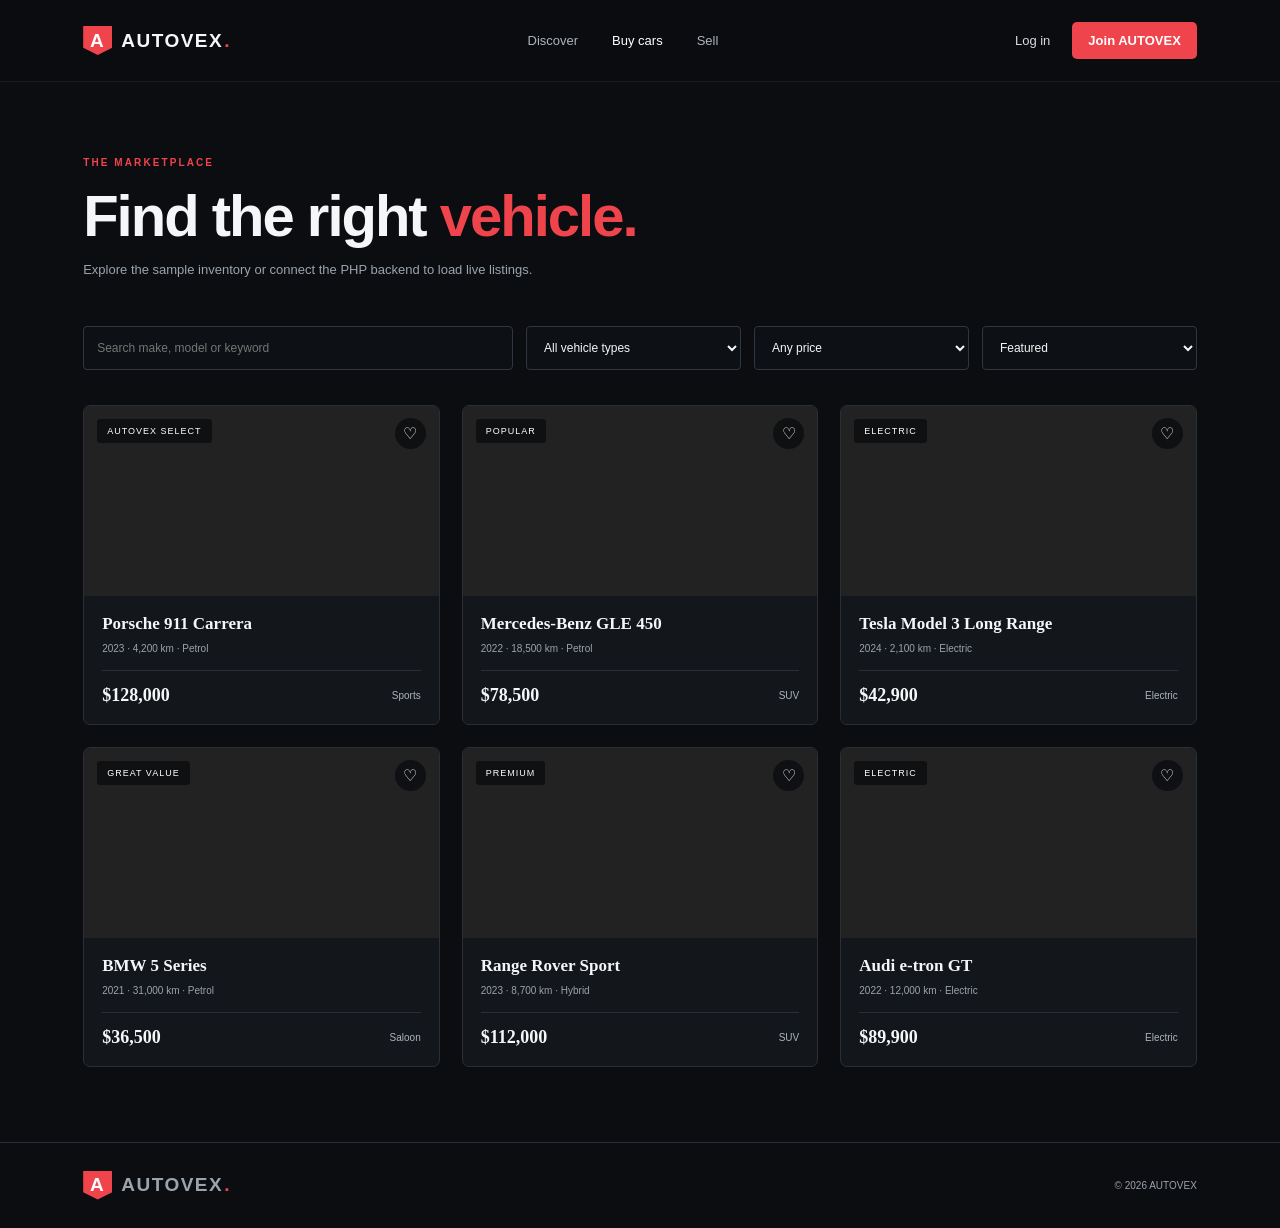
<file: buy.html>
<!DOCTYPE html><html lang="en"><head><meta charset="UTF-8"><meta name="viewport" content="width=device-width, initial-scale=1"><title>Browse vehicles | AUTOVEX</title><link rel="stylesheet" href="css/style.css"></head><body>
<header class="topbar"><a class="brand" href="index.html"><span class="brand-mark">A</span>AUTOVEX<span class="brand-dot">.</span></a><nav><a href="index.html">Discover</a><a class="active" href="buy.html">Buy cars</a><a href="sell.html">Sell</a></nav><div class="top-actions"><a class="text-link" href="login.html">Log in</a><a class="btn btn-small" href="register.html">Join AUTOVEX</a></div></header>
<main class="page-wrap"><div class="eyebrow">THE MARKETPLACE</div><h1 class="page-title">Find the right <em>vehicle.</em></h1><p class="muted">Explore the sample inventory or connect the PHP backend to load live listings.</p>
<div class="toolbar"><input id="searchInput" placeholder="Search make, model or keyword"><select id="typeFilter"><option value="">All vehicle types</option><option>SUV</option><option>Saloon</option><option>Sports</option><option>Electric</option></select><select id="priceFilter"><option value="">Any price</option><option value="30000">Under $30,000</option><option value="60000">Under $60,000</option><option value="100000">Under $100,000</option></select><select id="sortFilter"><option value="featured">Featured</option><option value="low">Price: low to high</option><option value="high">Price: high to low</option></select></div>
<div class="vehicle-grid" id="vehicleGrid"></div></main><footer><a class="brand" href="index.html"><span class="brand-mark">A</span>AUTOVEX<span class="brand-dot">.</span></a><span>© 2026 AUTOVEX</span></footer><script src="js/app.js"></script></body></html>
</file>
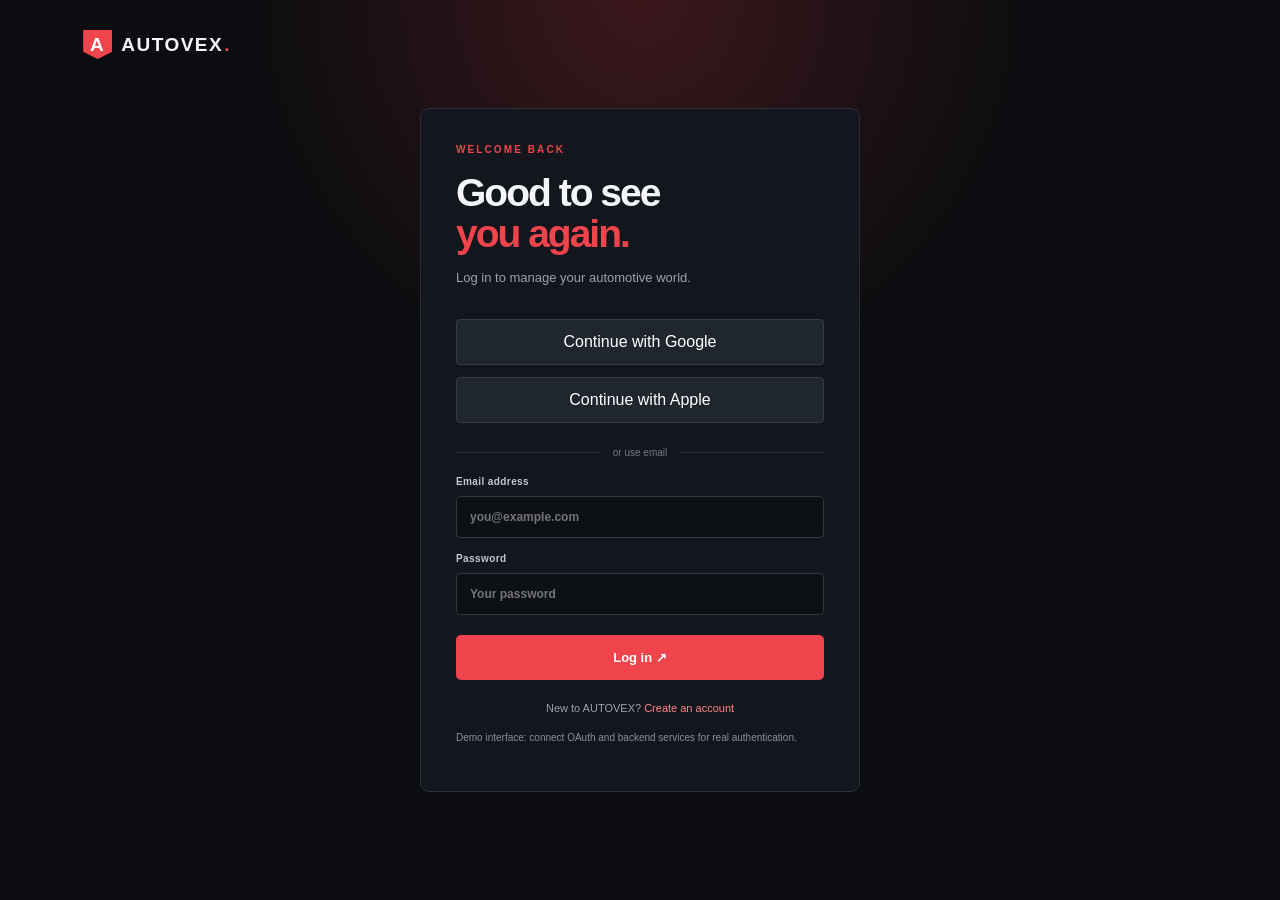
<file: login.html>
<!DOCTYPE html><html lang="en"><head><meta charset="UTF-8"><meta name="viewport" content="width=device-width, initial-scale=1"><title>Log in | AUTOVEX</title><link rel="stylesheet" href="css/style.css"></head><body class="auth-body"><a class="brand auth-brand" href="index.html"><span class="brand-mark">A</span>AUTOVEX<span class="brand-dot">.</span></a><main class="auth-card"><div class="eyebrow">WELCOME BACK</div><h1>Good to see<br><em>you again.</em></h1><p class="muted">Log in to manage your automotive world.</p><button class="social-btn" data-provider="Google">Continue with Google</button><button class="social-btn" data-provider="Apple">Continue with Apple</button><div class="divider"><span>or use email</span></div><form id="loginForm"><label>Email address<input type="email" required placeholder="you@example.com"></label><label>Password<input type="password" required minlength="8" placeholder="Your password"></label><button class="btn full" type="submit">Log in ↗</button></form><p class="auth-switch">New to AUTOVEX? <a href="register.html">Create an account</a></p><p class="demo-note" id="authMessage">Demo interface: connect OAuth and backend services for real authentication.</p></main><script src="js/app.js"></script></body></html>
</file>
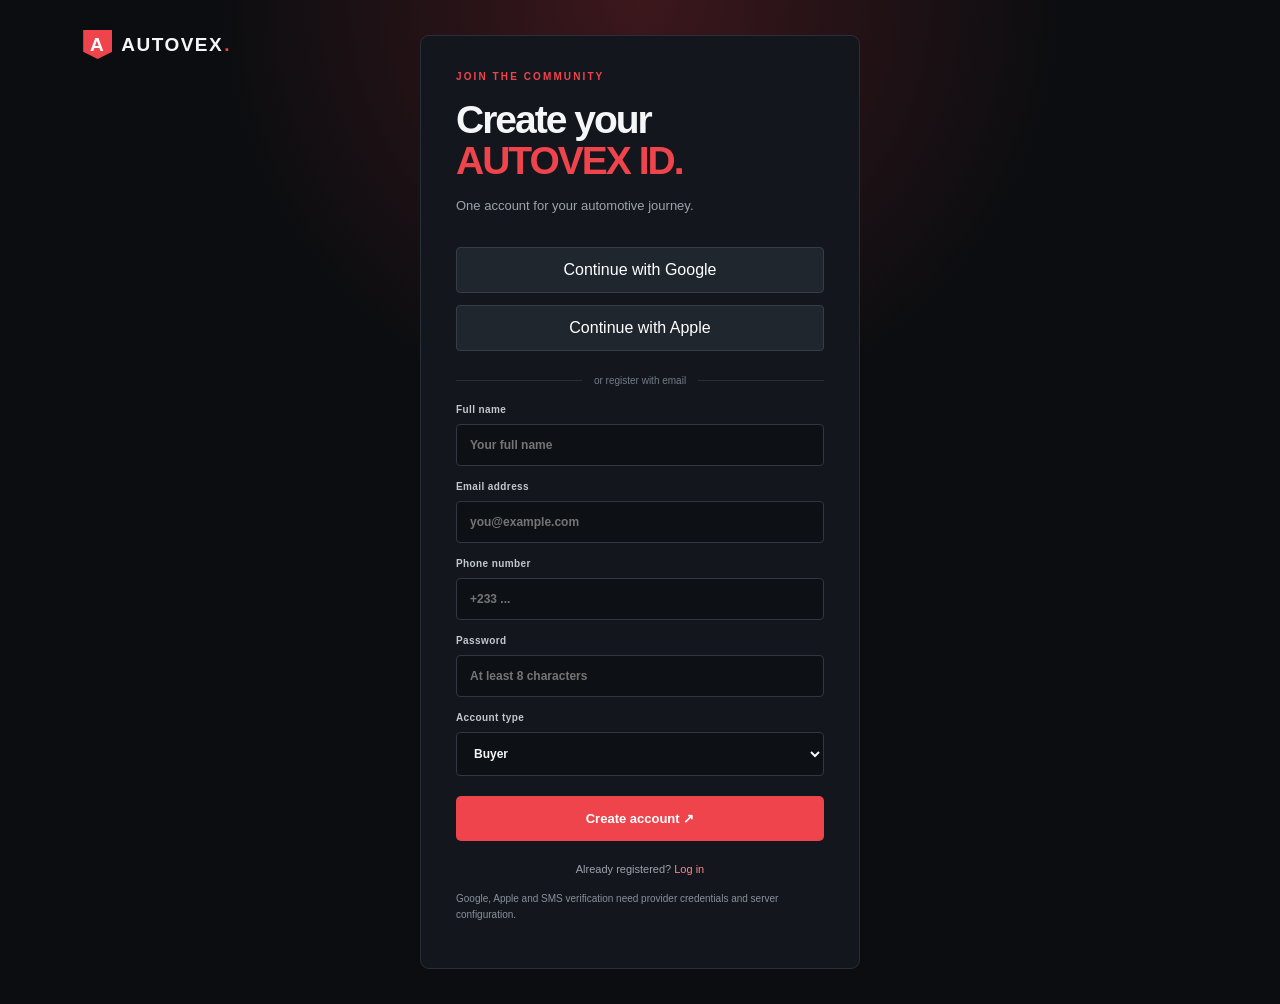
<file: register.html>
<!DOCTYPE html><html lang="en"><head><meta charset="UTF-8"><meta name="viewport" content="width=device-width, initial-scale=1"><title>Create account | AUTOVEX</title><link rel="stylesheet" href="css/style.css"></head><body class="auth-body"><a class="brand auth-brand" href="index.html"><span class="brand-mark">A</span>AUTOVEX<span class="brand-dot">.</span></a><main class="auth-card"><div class="eyebrow">JOIN THE COMMUNITY</div><h1>Create your<br><em>AUTOVEX ID.</em></h1><p class="muted">One account for your automotive journey.</p><button class="social-btn" data-provider="Google">Continue with Google</button><button class="social-btn" data-provider="Apple">Continue with Apple</button><div class="divider"><span>or register with email</span></div><form id="registerForm"><label>Full name<input required placeholder="Your full name"></label><label>Email address<input type="email" required placeholder="you@example.com"></label><label>Phone number<input type="tel" placeholder="+233 ..."></label><label>Password<input type="password" required minlength="8" placeholder="At least 8 characters"></label><label>Account type<select><option>Buyer</option><option>Seller</option><option>Dealer</option><option>Service provider</option></select></label><button class="btn full" type="submit">Create account ↗</button></form><p class="auth-switch">Already registered? <a href="login.html">Log in</a></p><p class="demo-note" id="authMessage">Google, Apple and SMS verification need provider credentials and server configuration.</p></main><script src="js/app.js"></script></body></html>
</file>
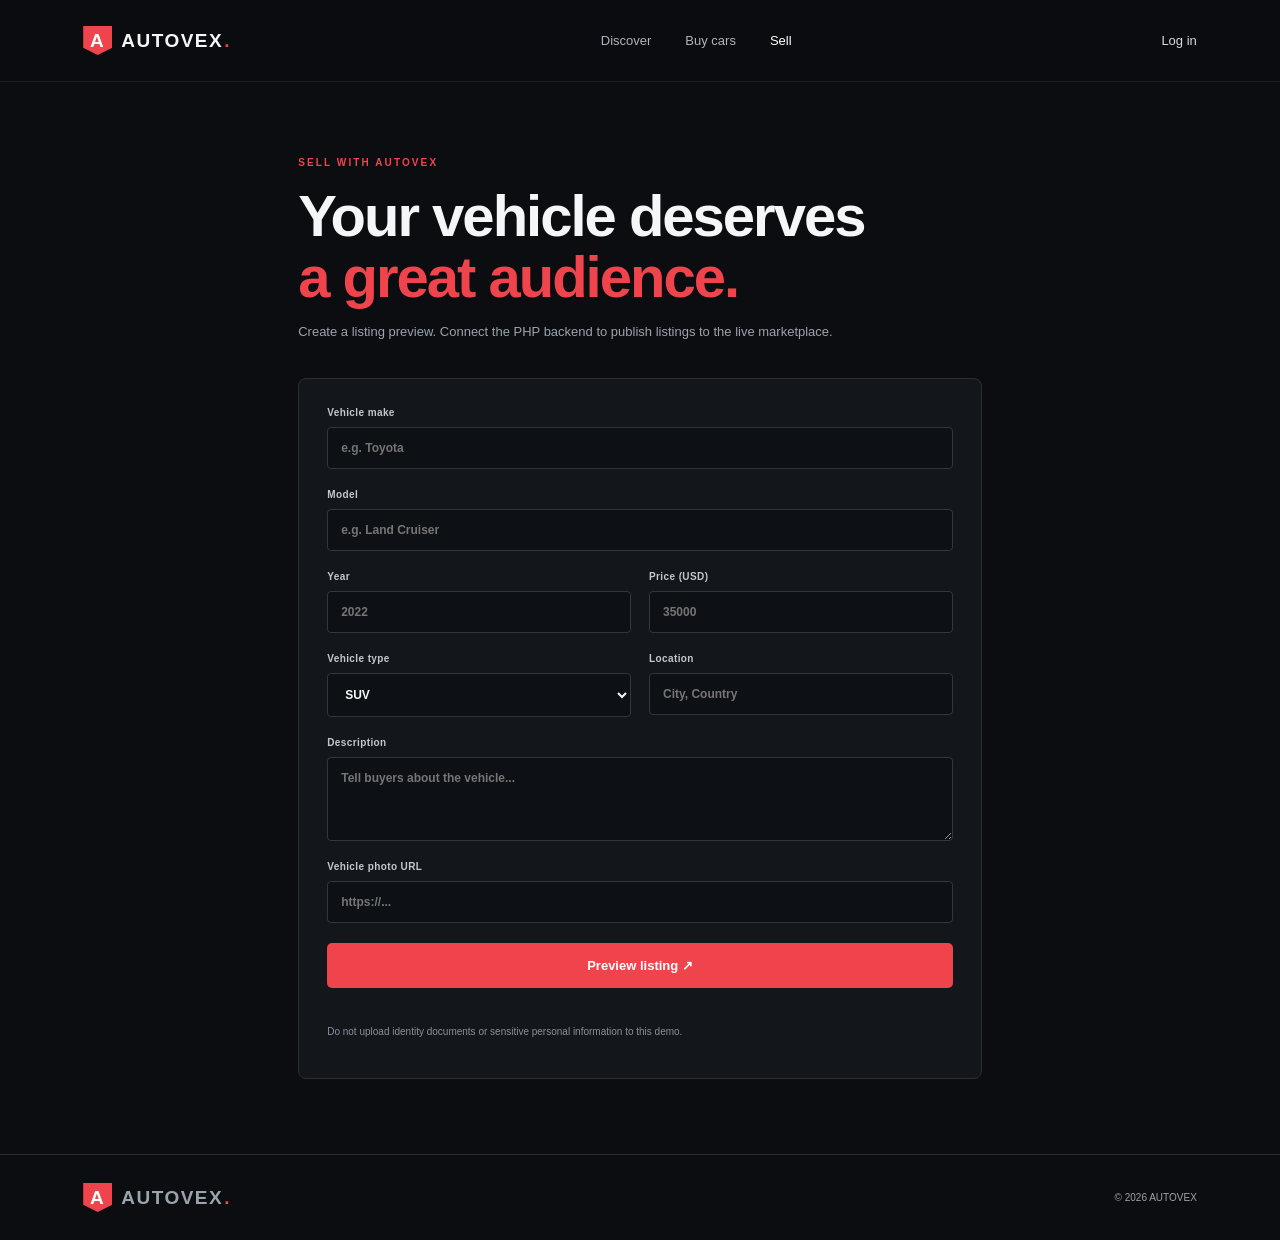
<file: sell.html>
<!DOCTYPE html><html lang="en"><head><meta charset="UTF-8"><meta name="viewport" content="width=device-width, initial-scale=1"><title>List a vehicle | AUTOVEX</title><link rel="stylesheet" href="css/style.css"></head><body><header class="topbar"><a class="brand" href="index.html"><span class="brand-mark">A</span>AUTOVEX<span class="brand-dot">.</span></a><nav><a href="index.html">Discover</a><a href="buy.html">Buy cars</a><a class="active" href="sell.html">Sell</a></nav><div class="top-actions"><a class="text-link" href="login.html">Log in</a></div></header><main class="page-wrap narrow"><div class="eyebrow">SELL WITH AUTOVEX</div><h1 class="page-title">Your vehicle deserves<br><em>a great audience.</em></h1><p class="muted">Create a listing preview. Connect the PHP backend to publish listings to the live marketplace.</p><form class="listing-form" id="listingForm"><label>Vehicle make<input required placeholder="e.g. Toyota"></label><label>Model<input required placeholder="e.g. Land Cruiser"></label><div class="form-two"><label>Year<input type="number" min="1950" max="2027" required placeholder="2022"></label><label>Price (USD)<input type="number" min="1" required placeholder="35000"></label></div><div class="form-two"><label>Vehicle type<select><option>SUV</option><option>Saloon</option><option>Sports</option><option>Electric</option></select></label><label>Location<input placeholder="City, Country"></label></div><label>Description<textarea rows="4" placeholder="Tell buyers about the vehicle..."></textarea></label><label>Vehicle photo URL<input type="url" placeholder="https://..."></label><button class="btn" type="submit">Preview listing ↗</button><p class="demo-note" id="listingMessage">Do not upload identity documents or sensitive personal information to this demo.</p></form></main><footer><a class="brand" href="index.html"><span class="brand-mark">A</span>AUTOVEX<span class="brand-dot">.</span></a><span>© 2026 AUTOVEX</span></footer><script src="js/app.js"></script></body></html>
</file>
<file: css/style.css>
*{box-sizing:border-box} :root{--bg:#0b0d10;--panel:#13171c;--panel2:#191e24;--text:#f5f6f7;--muted:#9ba3ad;--red:#f0444d;--line:#292f37;--white:#fff}body{margin:0;background:var(--bg);color:var(--text);font-family:"DM Sans",sans-serif}a{color:inherit;text-decoration:none}button,input,select,textarea{font:inherit}.topbar{height:82px;padding:0 6.5%;display:flex;align-items:center;justify-content:space-between;border-bottom:1px solid #ffffff12;background:#0b0d10eF;position:sticky;top:0;z-index:5;backdrop-filter:blur(18px)}.brand{font:800 19px Manrope,sans-serif;letter-spacing:1.5px;display:flex;align-items:center;gap:9px}.brand-mark{width:29px;height:29px;background:var(--red);display:grid;place-items:center;clip-path:polygon(0 0,100% 0,100% 75%,50% 100%,0 75%);color:white}.brand-dot{color:var(--red);margin-left:-8px}nav{display:flex;gap:34px;color:#aeb4bc;font-size:13px}nav a:hover,nav a.active{color:white}.top-actions{display:flex;align-items:center;gap:22px}.text-link,.ghost-link{font-size:13px;color:#d7dbe0}.btn{display:inline-flex;align-items:center;justify-content:center;gap:18px;background:var(--red);color:white;padding:15px 21px;border:0;border-radius:5px;font-weight:700;font-size:13px;cursor:pointer;transition:.2s}.btn:hover{background:#ff626a;transform:translateY(-2px)}.btn-small{padding:11px 16px}.icon-btn{background:transparent;border:1px solid var(--line);color:white;padding:9px 12px;border-radius:5px;cursor:pointer}.hero{padding:85px 6.5% 60px;display:grid;grid-template-columns:.9fr 1.1fr;gap:6%;align-items:center;min-height:580px}.eyebrow{font-size:10px;letter-spacing:2.1px;color:var(--red);font-weight:700;margin-bottom:17px}.pulse{display:inline-block;width:7px;height:7px;border-radius:50%;background:var(--red);margin-right:8px;box-shadow:0 0 12px var(--red)}h1,h2{font-family:Manrope,sans-serif;letter-spacing:-2px;line-height:1.06;margin:0;font-weight:800}.hero h1{font-size:clamp(44px,5.3vw,76px)}h1 em,h2 em{font-style:normal;color:var(--red)}.hero-copy>p,.feature-band p,.dealer-cta p{color:var(--muted);line-height:1.8;max-width:440px;font-size:14px;margin:24px 0}.hero-actions{display:flex;align-items:center;gap:25px}.hero-proof{display:flex;align-items:center;gap:13px;margin-top:52px}.avatar-stack{display:flex}.avatar-stack i{font-style:normal;width:29px;height:29px;border-radius:50%;display:grid;place-items:center;background:#333b45;border:2px solid var(--bg);margin-right:-7px;font-size:10px}.avatar-stack i:nth-child(2){background:#6d4144}.avatar-stack i:nth-child(3){background:#596e62}.hero-proof b,.hero-proof small{display:block;font-size:11px}.hero-proof small{color:var(--muted);margin-top:3px}.hero-art{height:390px;position:relative;overflow:hidden;border-radius:9px;background:#181d23}.hero-art:after{content:"";position:absolute;inset:45% 0 0;background:linear-gradient(transparent,#080a0c)}.hero-art img{width:100%;height:100%;object-fit:cover;opacity:.83}.hero-glow{position:absolute;width:240px;height:240px;background:#f0444d33;filter:blur(80px);z-index:1;right:0;top:0}.hero-label,.hero-caption{position:absolute;z-index:2;left:27px;right:27px}.hero-label{top:24px;display:flex;justify-content:space-between;font-size:9px;letter-spacing:2px}.hero-caption{bottom:25px}.hero-caption span,.hero-caption b{display:block}.hero-caption span{font-size:9px;letter-spacing:2px;color:#ffb1b5}.hero-caption b{font:700 25px Manrope;margin-top:7px}.search-panel{margin:0 6.5%;background:#171c22;border:1px solid var(--line);border-radius:8px;padding:23px;display:grid;grid-template-columns:1.2fr 1.2fr 1fr 1fr auto;gap:20px;align-items:end}.search-title{display:flex;gap:12px;align-items:center}.search-title>span{font-size:28px;color:var(--red)}.search-title b,.search-title small{display:block}.search-title b{font-size:13px}.search-title small{font-size:10px;color:var(--muted);margin-top:4px}label{display:block;color:#929ba6;font-size:9px;letter-spacing:1.2px;font-weight:700}input,select,textarea{display:block;width:100%;margin-top:9px;background:#0d1014;border:1px solid #303741;border-radius:4px;padding:13px;color:#f5f6f7;outline:none;font-size:12px;letter-spacing:0}input:focus,select:focus,textarea:focus{border-color:var(--red)}.search-btn{white-space:nowrap;padding:14px}.section{padding:100px 6.5%}.section-heading{display:flex;justify-content:space-between;align-items:end}.section-heading h2,.feature-band h2,.dealer-cta h2{font-size:42px}.section-heading p{color:var(--muted);font-size:13px}.arrow-link{font-size:12px;color:#f5a0a4}.filter-row{display:flex;gap:9px;margin:32px 0 24px}.chip{border:1px solid var(--line);background:transparent;color:#aeb4bc;border-radius:30px;padding:9px 16px;font-size:11px;cursor:pointer}.chip.selected,.chip:hover{background:#f0444d1b;border-color:var(--red);color:white}.vehicle-grid{display:grid;grid-template-columns:repeat(3,1fr);gap:22px}.vehicle-card{background:var(--panel);border:1px solid var(--line);border-radius:7px;overflow:hidden;transition:.2s}.vehicle-card:hover{transform:translateY(-5px);border-color:#555d68}.vehicle-image{height:190px;position:relative;background:#222}.vehicle-image img{width:100%;height:100%;object-fit:cover}.tag{position:absolute;top:13px;left:13px;background:#0b0d10d9;color:white;padding:7px 10px;border-radius:3px;font-size:9px;letter-spacing:1px}.save-btn{position:absolute;right:13px;top:12px;background:#0b0d10d9;color:white;border:0;border-radius:50%;width:31px;height:31px;cursor:pointer}.vehicle-info{padding:18px}.vehicle-info h3{font:700 17px Manrope;margin:0}.vehicle-meta{color:var(--muted);font-size:10px;margin:9px 0 16px}.vehicle-bottom{display:flex;justify-content:space-between;align-items:center;border-top:1px solid var(--line);padding-top:14px}.vehicle-price{font:800 18px Manrope}.vehicle-type{color:#aeb4bc;font-size:10px}.feature-band{padding:75px 6.5%;background:#11161c;display:grid;grid-template-columns:1fr 1.2fr;gap:9%;align-items:center}.feature-cards{display:grid;grid-template-columns:1fr 1fr;gap:13px}.feature-cards article{padding:22px;background:#1a2027;border:1px solid var(--line);border-radius:6px}.feature-cards article span{font-size:24px;color:var(--red)}.feature-cards b{display:block;margin:14px 0 7px;font:700 14px Manrope}.feature-cards p{font-size:11px;margin:0}.dealer-cta{margin:75px 6.5%;padding:48px 5%;background:linear-gradient(110deg,#39171b,#17191e 70%);border:1px solid #5b282e;border-radius:8px;display:flex;align-items:center;justify-content:space-between}.dealer-cta p{margin-bottom:0}.btn-light{background:white;color:#14171b}footer{padding:28px 6.5%;border-top:1px solid var(--line);display:flex;align-items:center;justify-content:space-between;color:var(--muted);font-size:10px}footer div{display:flex;gap:20px}.page-wrap{padding:75px 6.5%;min-height:75vh}.page-title{font-size:58px;margin:10px 0}.muted{color:var(--muted);font-size:13px;line-height:1.7}.toolbar{display:grid;grid-template-columns:2fr 1fr 1fr 1fr;gap:13px;margin:35px 0}.narrow{max-width:850px;margin:auto}.listing-form{margin-top:35px;display:grid;gap:20px;background:var(--panel);border:1px solid var(--line);padding:28px;border-radius:8px}.listing-form label,.auth-card label{font-size:10px;letter-spacing:.4px;color:#c2c8cf}.form-two{display:grid;grid-template-columns:1fr 1fr;gap:18px}.auth-body{min-height:100vh;display:grid;place-items:center;padding:35px 15px;background:radial-gradient(circle at 50% 0,#3c171c 0,transparent 36%),var(--bg)}.auth-brand{position:absolute;top:30px;left:6.5%}.auth-card{width:min(100%,440px);background:#13171d;border:1px solid var(--line);border-radius:9px;padding:35px}.auth-card h1{font-size:39px}.auth-card>.muted{margin-bottom:24px}.social-btn{width:100%;padding:13px;margin:6px 0;background:#20262e;border:1px solid #353d47;color:white;border-radius:4px;cursor:pointer}.social-btn:hover{border-color:var(--red)}.divider{display:flex;align-items:center;gap:12px;color:#727b86;font-size:10px;margin:18px 0}.divider:before,.divider:after{content:"";height:1px;background:var(--line);flex:1}.auth-card form{display:grid;gap:15px}.full{width:100%;margin-top:5px}.auth-switch{text-align:center;font-size:11px;color:var(--muted);margin-top:22px}.auth-switch a{color:#ff858b}.demo-note{font-size:10px;color:#87919c;line-height:1.6;margin-top:16px}.light-mode{--bg:#f2f3f5;--panel:#fff;--panel2:#e9ebee;--text:#15191e;--muted:#69727d;--line:#d9dde2}.light-mode .topbar{background:#f2f3f5ed}.light-mode .search-panel,.light-mode .feature-band{background:#e8ebef}.light-mode input,.light-mode select,.light-mode textarea{background:white;color:#15191e}.light-mode .feature-cards article{background:white}.light-mode .social-btn{background:#f1f2f4;color:#15191e}.light-mode .vehicle-card{background:white}.light-mode .icon-btn{color:#15191e}@media(max-width:900px){nav{display:none}.hero{grid-template-columns:1fr;padding-top:55px}.hero-art{height:310px}.search-panel{grid-template-columns:1fr 1fr}.search-title{grid-column:span 2}.vehicle-grid{grid-template-columns:repeat(2,1fr)}.feature-band{grid-template-columns:1fr}.toolbar{grid-template-columns:1fr 1fr}}@media(max-width:600px){.topbar{padding:0 5%;height:70px}.top-actions{gap:10px}.top-actions .text-link{display:none}.hero{padding:50px 5% 35px}.hero h1{font-size:47px}.hero-art{height:245px}.search-panel{margin:0 5%;grid-template-columns:1fr;padding:18px}.search-title{grid-column:auto}.section{padding:65px 5%}.section-heading{align-items:start;gap:15px;flex-direction:column}.section-heading h2,.feature-band h2,.dealer-cta h2{font-size:34px}.vehicle-grid{grid-template-columns:1fr}.feature-band{padding:55px 5%}.feature-cards{grid-template-columns:1fr 1fr}.dealer-cta{margin:45px 5%;padding:30px;display:block}.dealer-cta .btn{margin-top:22px}.toolbar{grid-template-columns:1fr}.page-wrap{padding:55px 5%}.page-title{font-size:43px}.form-two{grid-template-columns:1fr}footer{padding:24px 5%;gap:15px;flex-wrap:wrap}.auth-card{padding:26px 20px}.auth-brand{left:5%}}
</file>
